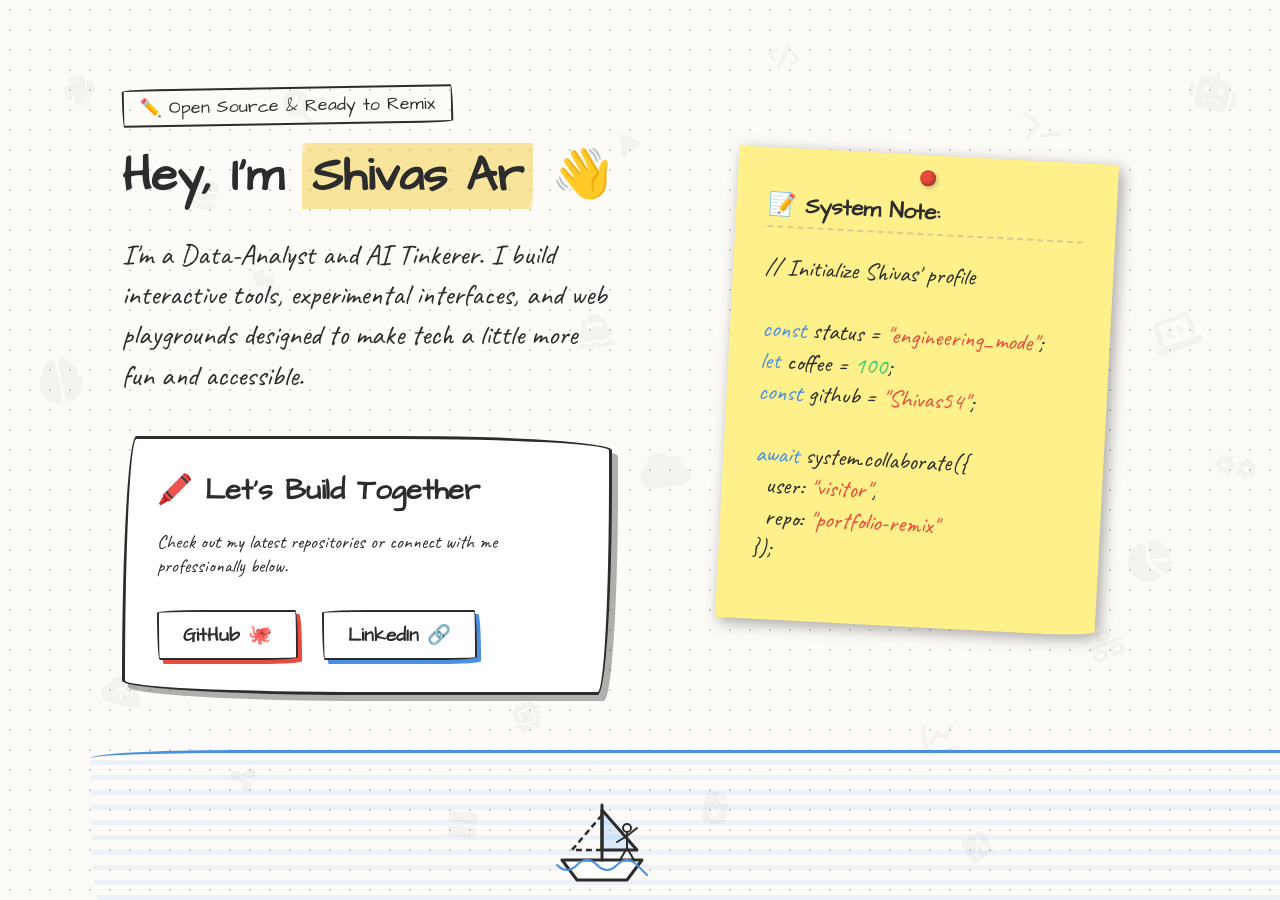
<file: index.html>
<!DOCTYPE html>
<html lang="en">
<head>
  <meta charset="UTF-8">
  <meta name="viewport" content="width=device-width, initial-scale=1.0">
  <title>Shivas Arulselvam | Sketchbook Portfolio</title>
  <link href="https://fonts.googleapis.com/css2?family=Architects+Daughter&family=Caveat:wght@400;600&display=swap" rel="stylesheet">
  <link rel="stylesheet" href="https://cdnjs.cloudflare.com/ajax/libs/font-awesome/6.5.0/css/all.min.css">
  <link rel="stylesheet" href="assets/css/style.css">
</head>
<body>

  <!-- Background floating icons -->
  <div class="bg-icons" aria-hidden="true">
    <i class="fa-brands fa-python"      style="--ix:5vw;  --iy:8vh;  --is:2.2rem; --ir:-15deg; --id:0s"></i>
    <i class="fa-solid fa-database"     style="--ix:15vw; --iy:20vh; --is:1.8rem; --ir:10deg;  --id:1.2s"></i>
    <i class="fa-solid fa-terminal"     style="--ix:80vw; --iy:12vh; --is:2rem;   --ir:-8deg;  --id:0.4s"></i>
    <i class="fa-solid fa-code"         style="--ix:60vw; --iy:5vh;  --is:1.6rem; --ir:12deg;  --id:2s"></i>
    <i class="fa-solid fa-laptop-code"  style="--ix:90vw; --iy:35vh; --is:2.4rem; --ir:-20deg; --id:0.8s"></i>
    <i class="fa-solid fa-server"       style="--ix:35vw; --iy:90vh; --is:1.8rem; --ir:5deg;   --id:1.6s"></i>
    <i class="fa-solid fa-chart-line"   style="--ix:72vw; --iy:80vh; --is:2.2rem; --ir:-10deg; --id:0.3s"></i>
    <i class="fa-solid fa-chart-bar"    style="--ix:25vw; --iy:70vh; --is:2rem;   --ir:18deg;  --id:1.8s"></i>
    <i class="fa-solid fa-chart-pie"    style="--ix:88vw; --iy:60vh; --is:2.6rem; --ir:-5deg;  --id:0.6s"></i>
    <i class="fa-solid fa-filter"       style="--ix:48vw; --iy:15vh; --is:1.5rem; --ir:22deg;  --id:2.4s"></i>
    <i class="fa-solid fa-broom"        style="--ix:10vw; --iy:55vh; --is:1.8rem; --ir:-30deg; --id:1s"></i>
    <i class="fa-solid fa-file-excel"   style="--ix:55vw; --iy:88vh; --is:2rem;   --ir:8deg;   --id:3s"></i>
    <i class="fa-solid fa-brain"        style="--ix:3vw;  --iy:40vh; --is:2.8rem; --ir:-12deg; --id:0.2s"></i>
    <i class="fa-solid fa-robot"        style="--ix:93vw; --iy:8vh;  --is:2.4rem; --ir:15deg;  --id:1.4s"></i>
    <i class="fa-solid fa-microchip"    style="--ix:40vw; --iy:78vh; --is:1.9rem; --ir:-18deg; --id:2.8s"></i>
    <i class="fa-solid fa-lightbulb"    style="--ix:68vw; --iy:45vh; --is:2rem;   --ir:6deg;   --id:0.9s"></i>
    <i class="fa-solid fa-bolt-lightning" style="--ix:20vw; --iy:30vh; --is:1.7rem; --ir:-25deg; --id:1.5s"></i>
    <i class="fa-solid fa-cubes"        style="--ix:78vw; --iy:25vh; --is:2.2rem; --ir:20deg;  --id:2.2s"></i>
    <i class="fa-solid fa-cloud"        style="--ix:50vw; --iy:50vh; --is:2.5rem; --ir:-8deg;  --id:0.7s"></i>
    <i class="fa-solid fa-cloud-arrow-up" style="--ix:8vw; --iy:75vh; --is:2rem;   --ir:14deg;  --id:3.2s"></i>
    <i class="fa-solid fa-network-wired" style="--ix:85vw; --iy:70vh; --is:1.8rem; --ir:-22deg; --id:1.1s"></i>
    <i class="fa-solid fa-infinity"     style="--ix:30vw; --iy:50vh; --is:2.3rem; --ir:9deg;   --id:2.6s"></i>
    <i class="fa-solid fa-sitemap"      style="--ix:62vw; --iy:65vh; --is:1.9rem; --ir:-14deg; --id:0.5s"></i>
    <i class="fa-solid fa-share-nodes"  style="--ix:18vw; --iy:85vh; --is:1.7rem; --ir:16deg;  --id:1.9s"></i>
    <i class="fa-solid fa-ship"         style="--ix:45vw; --iy:35vh; --is:2.1rem; --ir:-7deg;  --id:2.1s"></i>
    <i class="fa-brands fa-git-alt"     style="--ix:75vw; --iy:92vh; --is:2.4rem; --ir:11deg;  --id:0.1s"></i>
    <i class="fa-solid fa-gears"        style="--ix:95vw; --iy:50vh; --is:2rem;   --ir:-19deg; --id:2.9s"></i>
    <i class="fa-solid fa-diagram-project" style="--ix:38vw; --iy:60vh; --is:1.8rem; --ir:24deg;  --id:1.3s"></i>
    <i class="fa-solid fa-flask"        style="--ix:57vw; --iy:28vh; --is:1.6rem; --ir:-11deg; --id:3.5s"></i>
    <i class="fa-solid fa-magnifying-glass-chart" style="--ix:22vw; --iy:10vh; --is:2rem; --ir:7deg; --id:0.6s"></i>
    <i class="fa-solid fa-wand-magic-sparkles" style="--ix:70vw; --iy:18vh; --is:1.9rem; --ir:-16deg; --id:2.3s"></i>
    <i class="fa-solid fa-hard-drive"   style="--ix:12vw; --iy:62vh; --is:1.7rem; --ir:13deg;  --id:1.7s"></i>
  </div>

  <section class="sketch-hero">

    <div class="hero-content">
      <div class="sketch-badge">✏️ Open Source &amp; Ready to Remix</div>

      <h1 class="hero-title">Hey, I'm <span class="highlight-text typewriter" id="typewriter"></span> 👋</h1>

      <p class="hero-bio">
        I'm a Data-Analyst and AI Tinkerer. I build interactive tools, experimental interfaces, and web playgrounds designed to make tech a little more fun and accessible.
      </p>

      <div class="drawn-box contribution-box">
        <h3>🖍️ Let's Build Together</h3>
        <p>Check out my latest repositories or connect with me professionally below.</p>

        <div class="hero-actions">
          <a href="https://github.com/Shivas54" class="btn-sketch btn-red" target="_blank">GitHub 🐙</a>
          <a href="https://www.linkedin.com/in/shivas-arulselvam" class="btn-sketch btn-blue" target="_blank">LinkedIn 🔗</a>
          
        </div>
      </div>
    </div>

    <div class="hero-visual">
      <div class="sticky-note">
        <div class="pin"></div>
        <h3>📝 System Note:</h3>
        <p class="handwriting">
          // Initialize Shivas' profile<br><br>
          <span class="pencil-blue">const</span> status = <span class="pencil-red">"engineering_mode"</span>;<br>
          <span class="pencil-blue">let</span> coffee = <span class="pencil-green">100</span>;<br>
          <span class="pencil-blue">const</span> github = <span class="pencil-red">"Shivas54"</span>;<br><br>
          <span class="pencil-blue">await</span> system.collaborate({<br>
          &nbsp;&nbsp;user: <span class="pencil-red">"visitor"</span>,<br>
          &nbsp;&nbsp;repo: <span class="pencil-red">"portfolio-remix"</span><br>
          });
        </p>
      </div>
    </div>

    <div class="sea-container">
      <div class="boat-wrapper" id="boat-wrapper">
        <div class="speech-bubble" id="speech-bubble">Hi!</div>
        <svg class="sketch-boat" viewBox="0 0 100 100" width="100" height="100">
          <path d="M10,70 L90,70 L75,90 L25,90 Z" stroke="var(--ink-color)" stroke-width="3" stroke-linejoin="round"/>
          <path d="M50,70 L50,15" fill="none" stroke="var(--ink-color)" stroke-width="3" stroke-linecap="round"/>
          <path d="M50,20 L85,60 L50,60 Z" fill="rgba(86, 163, 255, 0.2)" stroke="var(--ink-color)" stroke-width="3" stroke-linejoin="round"/>
          <path d="M50,25 L20,60 L50,60 Z" fill="none" stroke="var(--ink-color)" stroke-width="2.5" stroke-dasharray="6 4" stroke-linejoin="round"/>
          <path d="M5,75 Q15,85 25,75 T45,75 T65,75 T85,75 T95,85" fill="none" stroke="var(--pencil-blue)" stroke-width="2" stroke-linecap="round"/>
          <g class="stickman">
            <circle cx="75" cy="38" r="4" fill="var(--box-bg)" stroke="var(--ink-color)" stroke-width="2"/>
            <line x1="75" y1="42" x2="75" y2="58" stroke="var(--ink-color)" stroke-width="2" stroke-linecap="round"/>
            <line x1="75" y1="58" x2="68" y2="70" stroke="var(--ink-color)" stroke-width="2" stroke-linecap="round"/>
            <line x1="75" y1="58" x2="82" y2="70" stroke="var(--ink-color)" stroke-width="2" stroke-linecap="round"/>
            <line x1="75" y1="46" x2="65" y2="52" stroke="var(--ink-color)" stroke-width="2" stroke-linecap="round"/>
            <line id="waving-arm" x1="75" y1="46" x2="85" y2="38" stroke="var(--ink-color)" stroke-width="2" stroke-linecap="round"/>
          </g>
        </svg>
      </div>
    </div>
  </section>

  <script>
    // --- TYPEWRITER EFFECT ---
    const text = 'Shivas Arulselvam';
    const el = document.getElementById('typewriter');
    let i = 0;
    function type() {
      if (i <= text.length) {
        el.textContent = text.slice(0, i);
        i++;
        setTimeout(type, 80);
      }
    }
    setTimeout(type, 600);

    // --- BOAT ANIMATION ---
    window.onload = () => {
      const boatWrapper = document.getElementById('boat-wrapper');
      const bubble = document.getElementById('speech-bubble');

      if (boatWrapper && bubble) {
        setTimeout(() => { boatWrapper.style.left = '40%'; }, 500);

        setTimeout(() => {
          bubble.style.opacity = '1';
          bubble.innerText = 'Hi!';
          bubble.style.transform = 'translateY(0)';
          setTimeout(() => {
            const wavingArm = document.getElementById('waving-arm');
            if (wavingArm) wavingArm.classList.add('wave-action');
          }, 200);
        }, 3500);

        setTimeout(() => {
          bubble.innerText = 'About Me →';
          boatWrapper.classList.add('wiggle');
        }, 5500);

        boatWrapper.addEventListener('click', () => {
          window.location.href = 'about.html';
        });
      }
    };
  </script>

</body>
</html>
</file>
<file: assets/css/style.css>
/* =============================================
   SHIVAS PORTFOLIO — SKETCHBOOK THEME
   Clean, single :root block — no conflicts
   ============================================= */

/* --- LIGHT / DARK MODE VARIABLES --- */
:root {
  color-scheme: light dark;
  --paper-bg:      light-dark(#fdfbf7, #000000);
  --ink-color:     light-dark(#2c2c2c, #e0e0e0);
  --box-bg:        light-dark(#ffffff, #111111);
  --grid-color:    light-dark(#d1d1d1, rgba(255,255,255,0.05));
  --note-bg:       light-dark(#fef08a, #857c2e);
  --cert-note-bg:  light-dark(#a7f3d0, #1e3a2f);
  --pencil-blue:   light-dark(#4a90e2, #56a3ff);
  --pencil-red:    light-dark(#e74c3c, #ff5f56);
  --pencil-green:  light-dark(#2ecc71, #4ade80);
  --highlighter:   light-dark(rgba(241,196,15,0.4), rgba(250,204,21,0.25));
  --input-bg:      light-dark(#fdfbf7, #1e1e1e);
  --note-text:     light-dark(#2c2c2c, #f0f0f0);
}

/* --- BASE --- */
*, *::before, *::after { box-sizing: border-box; }

html { scroll-behavior: smooth; }

body {
  background-color: var(--paper-bg);
  background-image: radial-gradient(var(--grid-color) 1px, transparent 1px);
  background-size: 20px 20px;
  color: var(--ink-color);
  font-family: 'Caveat', cursive;
  font-size: 1.2rem;
  margin: 0;
  padding: 0;
  overflow-x: hidden;
  transition: background-color 0.3s, color 0.3s;
}

h1, h2, h3 { font-family: 'Architects Daughter', cursive; }

/* --- SCROLL TO TOP --- */
.scroll-top {
  position: fixed;
  bottom: 2rem;
  right: 1.5rem;
  z-index: 998;
  background: var(--box-bg);
  border: 2px solid var(--ink-color);
  border-radius: 255px 15px 225px 15px / 15px 225px 15px 255px;
  padding: 0.4rem 0.9rem;
  font-family: 'Architects Daughter', cursive;
  font-size: 1.3rem;
  cursor: pointer;
  box-shadow: 3px 3px 0 var(--pencil-green);
  opacity: 0;
  pointer-events: none;
  transition: opacity 0.3s, transform 0.2s, box-shadow 0.2s;
  color: var(--ink-color);
}
.scroll-top.visible { opacity: 1; pointer-events: auto; }
.scroll-top:hover { transform: translate(1px, 1px); box-shadow: 2px 2px 0 var(--pencil-green); }

/* =============================================
   INDEX PAGE — HERO
   ============================================= */
.sketch-hero {
  position: relative;
  display: flex;
  align-items: center;
  justify-content: space-between;
  max-width: 1100px;
  margin: 0 auto;
  min-height: 100vh;
  padding: 2rem;
  padding-bottom: 150px;
  gap: 4rem;
}
.hero-content { 
  flex: 1 1 50%;
  max-width: 600px; 
  z-index: 2; 
}

.hero-visual { 
  flex: 1 1 50%;
  display: flex; 
  justify-content: center; 
  z-index: 2; 
}

/* --- BADGE --- */
.sketch-badge {
  display: inline-block;
  border: 2px solid var(--ink-color);
  border-radius: 255px 15px 225px 15px / 15px 225px 15px 255px;
  padding: 0.3rem 1rem;
  font-family: 'Architects Daughter', cursive;
  font-size: 1.1rem;
  margin-bottom: 1.5rem;
  transform: rotate(-1deg);
}

/* --- TITLE --- */
.hero-title {
  font-size: 3rem;
  line-height: 1.2;
  margin: 0 0 1rem 0;
  white-space: nowrap;
}

.wave-emoji {
  display: inline-block;
  transform-origin: 70% 70%;
  animation: waveEmoji 2.5s ease-in-out 1;
}
@keyframes waveEmoji {
  0% { transform: rotate(0deg); }
  10% { transform: rotate(14deg); }
  20% { transform: rotate(-8deg); }
  30% { transform: rotate(14deg); }
  40% { transform: rotate(-4deg); }
  50% { transform: rotate(10deg); }
  60%, 100% { transform: rotate(0deg); }
}

/* --- HIGHLIGHT --- */
.highlight-text {
  background: linear-gradient(104deg, transparent 0%, var(--highlighter) 2%, var(--highlighter) 98%, transparent 100%);
  padding: 0 10px;
}

.hero-bio {
  font-size: 1.8rem;
  line-height: 1.4;
  margin-bottom: 2.5rem;
}

/* --- DRAWN BOX --- */
.drawn-box {
  background: var(--box-bg);
  border: 3px solid var(--ink-color);
  border-radius: 15px 225px 15px 255px / 255px 15px 225px 15px;
  padding: 2rem;
  box-shadow: 6px 6px 0px rgba(0,0,0,0.3);
}

.contribution-box h3 { margin: 0 0 1rem 0; font-size: 1.8rem; }
.contribution-box p  { margin-bottom: 2rem; }

/* --- BUTTONS --- */
.hero-actions {
  display: flex;
  gap: 1.5rem;
  flex-wrap: wrap;
}

.btn-sketch {
  text-decoration: none;
  color: var(--ink-color);
  font-family: 'Architects Daughter', cursive;
  font-size: 1.2rem;
  font-weight: bold;
  padding: 0.6rem 1.5rem;
  border: 2px solid var(--ink-color);
  border-radius: 255px 15px 225px 15px / 15px 225px 15px 255px;
  transition: transform 0.2s, box-shadow 0.2s;
  background: var(--box-bg);
  cursor: pointer;
  display: inline-block;
}

.btn-blue  { box-shadow: 4px 4px 0px var(--pencil-blue); }
.btn-blue:hover  { transform: translate(2px,2px); box-shadow: 2px 2px 0px var(--pencil-blue); }
.btn-red   { box-shadow: 4px 4px 0px var(--pencil-red); }
.btn-red:hover   { transform: translate(2px,2px); box-shadow: 2px 2px 0px var(--pencil-red); }
.btn-green { box-shadow: 4px 4px 0px var(--pencil-green); }
.btn-green:hover { transform: translate(2px,2px); box-shadow: 2px 2px 0px var(--pencil-green); }

/* --- STICKY NOTE (Hero) --- */
.sticky-note {
  background-color: var(--note-bg);
  color: var(--note-text);
  width: 100%;
  max-width: 380px;
  padding: 2rem;
  position: relative;
  box-shadow: 4px 4px 15px rgba(0,0,0,0.35);
  transform: rotate(3deg);
  border-bottom-right-radius: 60px 5px;
}

.pin {
  width: 16px;
  height: 16px;
  background-color: var(--pencil-red);
  border-radius: 50%;
  position: absolute;
  top: 15px;
  left: 50%;
  transform: translateX(-50%);
  box-shadow: inset -2px -2px 4px rgba(0,0,0,0.3), 2px 2px 4px rgba(0,0,0,0.2);
  z-index: 5;
}

.sticky-note h3 {
  margin-top: 10px;
  border-bottom: 2px dashed rgba(150,150,150,0.4);
  padding-bottom: 5px;
  color: var(--note-text);
}

/* --- HANDWRITING & PENCIL COLORS --- */
.handwriting { font-size: 1.5rem; line-height: 1.3; }
.pencil-blue  { color: var(--pencil-blue); }
.pencil-red   { color: var(--pencil-red); }
.pencil-green { color: var(--pencil-green); }

/* =============================================
   SEA & BOAT ANIMATION
   ============================================= */
.sea-container {
  position: absolute;
  bottom: 0;
  left: 0;
  width: 100vw;
  height: 150px;
  background: repeating-linear-gradient(
    0deg,
    rgba(86,163,255,0.1), rgba(86,163,255,0.1) 5px,
    transparent 5px, transparent 15px
  );
  border-top: 3px solid var(--pencil-blue);
  border-radius: 255px 15px 225px 15px / 15px 225px 15px 255px;
  z-index: 10;
  pointer-events: none;
  animation: moveWater 1.5s linear infinite;
}

.boat-wrapper {
  position: absolute;
  bottom: 10px;
  left: -300px;
  transform: translateX(-50%);
  transition: left 3s cubic-bezier(0.25,0.46,0.45,0.94);
  cursor: pointer;
  display: flex;
  flex-direction: column;
  align-items: center;
  pointer-events: auto;
}

.wiggle { animation: float 2s ease-in-out infinite; }

@keyframes float {
  0%   { transform: translateX(-50%) translateY(0px) rotate(0deg); }
  50%  { transform: translateX(-50%) translateY(-5px) rotate(2deg); }
  100% { transform: translateX(-50%) translateY(0px) rotate(0deg); }
}

.speech-bubble {
  background: var(--box-bg);
  color: var(--ink-color);
  border: 2px solid var(--ink-color);
  border-radius: 255px 15px 225px 15px / 15px 225px 15px 255px;
  padding: 0.5rem 1rem;
  font-family: 'Architects Daughter', cursive;
  font-weight: bold;
  font-size: 1.2rem;
  margin-bottom: 10px;
  opacity: 0;
  transform: translateY(10px);
  transition: all 0.5s ease;
}

.sketch-boat path:first-child {
  fill: light-dark(rgba(255,255,255,0.8), rgba(255,255,255,0.1));
}

@keyframes moveWater {
  0%   { background-position: 0 0; }
  100% { background-position: 0 15px; }
}

@keyframes waveHand {
  0%   { transform: rotate(0deg); }
  20%  { transform: rotate(40deg); }
  40%  { transform: rotate(-10deg); }
  60%  { transform: rotate(40deg); }
  80%  { transform: rotate(-10deg); }
  100% { transform: rotate(0deg); }
}

.wave-action {
  transform-origin: 75px 46px;
  animation: waveHand 1.5s ease-in-out;
}

/* =============================================
   ABOUT PAGE
   ============================================= */
.about-page { padding-bottom: 5rem; }

.page-container {
  max-width: 1000px;
  margin: 0 auto;
  padding: 2rem;
}

/* --- NAV BAR --- */
.nav-bar {
  display: flex;
  justify-content: space-between;
  align-items: center;
  flex-wrap: nowrap;
  gap: 1rem;
  padding: 1rem 0;
  margin-bottom: 2rem;
  position: sticky;
  top: 0;
  z-index: 100;
  background-color: var(--paper-bg);
  overflow-x: auto;
  -ms-overflow-style: none;
  scrollbar-width: none;
}
.nav-bar::-webkit-scrollbar { display: none; }

.nav-menu {
  display: flex;
  gap: 0.5rem;
  flex-wrap: nowrap;
}

/* Active nav link */
.nav-active {
  box-shadow: 4px 4px 0px var(--pencil-red) !important;
  transform: translate(1px, 1px);
}

/* Hamburger — hidden on desktop */
.hamburger {
  display: none;
  background: var(--box-bg);
  border: 2px solid var(--ink-color);
  border-radius: 255px 15px 225px 15px / 15px 225px 15px 255px;
  font-size: 1.4rem;
  padding: 0.3rem 0.8rem;
  cursor: pointer;
  color: var(--ink-color);
  box-shadow: 3px 3px 0 var(--pencil-blue);
}

/* --- ABOUT SECTION --- */
.about-section {
  display: flex;
  gap: 3rem;
  align-items: center;
  margin-bottom: 5rem;
}

.profile-pic {
  flex: 0 0 280px;
}

.photo-placeholder {
  background: var(--paper-bg);
  border: 3px solid var(--ink-color);
  padding: 5px;
  transform: rotate(-2deg);
  min-height: 280px;
  overflow: hidden;
}

.profile-pic img {
  width: 100%;
  height: auto;
  display: block;
  filter: grayscale(100%) contrast(300%);
  image-rendering: pixelated;
  opacity: 0.85;
}

/* Tape strip decoration */
.tape {
  width: 60px;
  height: 18px;
  background: rgba(255,220,100,0.55);
  border: 1px solid rgba(200,170,0,0.3);
  position: absolute;
  top: -10px;
  left: 50%;
  transform: translateX(-50%) rotate(-2deg);
  z-index: 2;
}
.photo-frame { position: relative; }

.about-text { flex: 1; }

.section-title {
  font-size: 2.5rem;
  margin-bottom: 2rem;
  display: inline-block;
}

/* --- SECTIONS SPACING --- */
.skills-section, .certs-section, .projects-section, .contact-section {
  margin-bottom: 5rem;
}

/* --- SKILLS --- */
.skills-container {
  display: flex;
  flex-wrap: wrap;
  gap: 1rem;
}

.skill-tag {
  font-family: 'Architects Daughter', cursive;
  font-size: 1.2rem;
  color: var(--pencil-blue);
  border: 2px dashed var(--pencil-blue);
  padding: 0.5rem 1rem;
  border-radius: 255px 15px 225px 15px / 15px 225px 15px 255px;
  background: rgba(86,163,255,0.1);
  transition: transform 0.2s, background 0.2s;
}
.skill-tag:hover {
  transform: scale(1.1) rotate(2deg);
  background: rgba(86,163,255,0.2);
}

/* --- PROJECTS --- */
.projects-grid {
  display: grid;
  grid-template-columns: repeat(auto-fit, minmax(280px, 1fr));
  gap: 2.5rem;
}

.project-card {
  display: flex;
  flex-direction: column;
  justify-content: space-between;
  transition: transform 0.3s ease;
}
.project-card:hover { transform: translateY(-5px); }

.project-link {
  align-self: flex-start;
  margin-top: 1.5rem;
  font-size: 1rem;
}

/* --- CERTIFICATES --- */
.certs-grid {
  display: flex;
  flex-direction: column;
  gap: 2.8rem;
  max-width: 820px;
  margin: 0 auto;
}

.cert-note { max-width: 380px; width: 100%; }

.cert-note.left {
  align-self: flex-start;
  transform: rotate(-3deg);
  background-color: var(--note-bg);
}
.cert-note.right {
  align-self: flex-end;
  transform: rotate(4deg);
  background-color: var(--cert-note-bg);
}

/* --- CONTACT SECTION --- */
.contact-grid {
  display: grid;
  grid-template-columns: repeat(auto-fit, minmax(250px, 1fr));
  gap: 2rem;
}

.contact-card {
  text-align: center;
  transition: transform 0.3s ease;
}
.contact-card:hover { transform: translateY(-4px); }

.contact-icon {
  font-size: 2.5rem;
  margin-bottom: 0.8rem;
}

.contact-card h3 {
  margin: 0 0 0.5rem;
  font-size: 1.6rem;
}

/* --- FORM --- */
.quick-message { max-width: 640px; margin-left: auto; margin-right: auto; }
.quick-message h3 { font-size: 1.8rem; margin: 0 0 0.5rem; }

.form-group { margin-bottom: 1.2rem; }

.form-label {
  display: block;
  font-family: 'Architects Daughter', cursive;
  font-size: 1.1rem;
  margin-bottom: 0.4rem;
  color: var(--ink-color);
}

.sketch-input {
  width: 100%;
  background: var(--input-bg);
  color: var(--ink-color);
  border: 2px solid var(--ink-color);
  border-radius: 255px 15px 225px 15px / 15px 225px 15px 255px;
  padding: 0.7rem 1.2rem;
  font-family: 'Caveat', cursive;
  font-size: 1.3rem;
  outline: none;
  transition: box-shadow 0.2s;
}
.sketch-input:focus {
  box-shadow: 4px 4px 0 var(--pencil-blue);
}

.sketch-textarea {
  border-radius: 15px 225px 15px 255px / 255px 15px 225px 15px;
  resize: vertical;
  min-height: 120px;
}

/* --- FOOTER --- */
.sketch-footer {
  text-align: center;
  padding: 2rem 0 3rem;
  border-top: 2px dashed var(--grid-color);
  margin-top: 2rem;
}

/* =============================================
   RESPONSIVE / MOBILE
   ============================================= */
@media (max-width: 800px) {
  /* Hero */
  .sketch-hero {
    flex-direction: column;
    align-items: flex-start;
    padding-top: 5rem;
    gap: 2rem;
  }
  .hero-title { font-size: 2rem; white-space: normal; }
  .hero-visual { width: 100%; justify-content: flex-start; }
  .sticky-note { max-width: 100%; transform: rotate(1deg); }

  /* About */
  .about-section { flex-direction: column; }
  .profile-pic { width: 100%; max-width: 320px; margin: 0 auto; flex: none; }

  /* Nav: show hamburger, hide links by default */
  .hamburger { display: block; }
  .nav-menu {
    display: none;
    flex-direction: column;
    width: 100%;
    background: var(--box-bg);
    border: 2px solid var(--ink-color);
    border-radius: 12px;
    padding: 1rem;
    gap: 0.6rem;
    box-shadow: 4px 4px 0 var(--pencil-blue);
    position: absolute;
    top: 5rem;
    right: 0;
    z-index: 50;
  }
  .nav-menu.nav-open { display: flex; }
  .nav-bar { flex-wrap: nowrap; }

  /* Projects */
  .projects-grid { grid-template-columns: 1fr; }

  /* Certs */
  .cert-note.left, .cert-note.right {
    align-self: center;
    max-width: 100%;
    transform: rotate(-1deg);
  }
}

@media (max-width: 480px) {
  .hero-title { font-size: 1.7rem; white-space: normal; }
  .hero-bio   { font-size: 1.4rem; }
  .section-title { font-size: 1.9rem; }
  .contact-grid { grid-template-columns: 1fr; }
}

/* =============================================
   BACKGROUND FLOATING ICONS
   ============================================= */
.bg-icons {
  position: fixed;
  inset: 0;
  width: 100%;
  height: 100%;
  pointer-events: none;
  z-index: 0;
  overflow: hidden;
}

.bg-icons i {
  position: absolute;
  left: var(--ix);
  top:  var(--iy);
  font-size: var(--is);
  color: var(--ink-color);
  opacity: 0.045;
  transform: rotate(var(--ir));
  animation: bgFloat 8s ease-in-out var(--id) infinite alternate;
}

@keyframes bgFloat {
  0%   { transform: rotate(var(--ir)) translateY(0px);   opacity: 0.045; }
  50%  { opacity: 0.07; }
  100% { transform: rotate(var(--ir)) translateY(-14px); opacity: 0.045; }
}

/* Make sure all page content sits above icons */
.sketch-hero,
.page-container,
.scroll-top {
  position: relative;
  z-index: 1;
}
</file>
